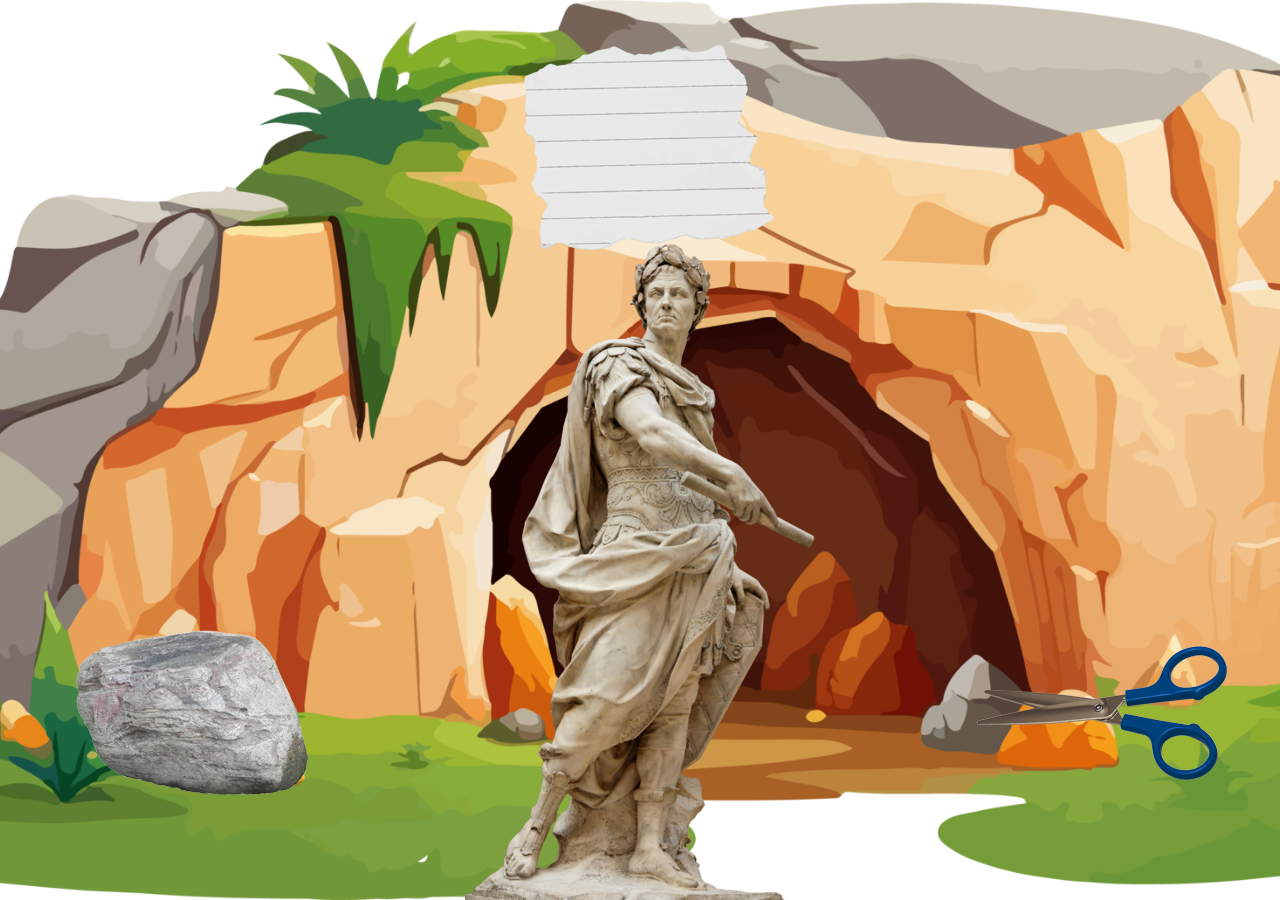
<file: index.html>
<!doctype html>
<html lang="en">

<head>
  <meta charset="utf-8">
  <meta name="viewport" content="width=device-width, initial-scale=1">
  <title>RPS</title>
  <link href="https://cdn.jsdelivr.net/npm/bootstrap@5.3.3/dist/css/bootstrap.min.css" rel="stylesheet"
    integrity="sha384-QWTKZyjpPEjISv5WaRU9OFeRpok6YctnYmDr5pNlyT2bRjXh0JMhjY6hW+ALEwIH" crossorigin="anonymous">
  <link rel="stylesheet" href="css/style.css">
</head>

<body>
  <div id="darkness"></div>
  <div id="background" class="container-fluid text-center">
    <div class="row ">
      <div class="col-3 d-flex justify-content-end ">
        &nbsp;
        <img id="rock" class="rock " src="img/rock.png" alt="">
      </div>
      <div class="col-6 d-flex justify-content-center">
        <div class="col tp">
          &nbsp;
          <img id="paper"  class="paper " src="img/paper.webp" alt="">
        </div>
        <div class="col btm">
    
          <h1 id="nuh">&nbsp;</h1>
          <img  id="enemy" class="enemy " src="img/statue.png" alt="">
          
        </div>
      </div>
      <div class="col-3 d-flex justify-content-start">
        &nbsp;
        <img id="scissor"  class="scissor" src="img/scissor.png" alt="">
      </div>
    </div>
  </div>



  <script src="https://cdn.jsdelivr.net/npm/bootstrap@5.3.3/dist/js/bootstrap.bundle.min.js"
    integrity="sha384-YvpcrYf0tY3lHB60NNkmXc5s9fDVZLESaAA55NDzOxhy9GkcIdslK1eN7N6jIeHz"
    crossorigin="anonymous"></script>
  <script src="js/java.js"></script>
</body>

</html>
</file>
<file: css/style.css>
body {
    height: 100vh;
    overflow: hidden;
}
.container-fluid {
    background: url("../img/cave.jpg") no-repeat center center fixed; 
    background-size: cover;
    height: 100%;
    width: 100%;
    margin: 0 auto;
    background-attachment: fixed;
   
}


.btm {
 width: 100vh;
    position: absolute;
    bottom: 0%;
    
}
.col-3 {
align-self: flex-end ;
margin-bottom: 100px;
}
.rock {
    
    cursor: pointer; 
}
.paper {
    position: absolute;
    top: 5%; 
    cursor: pointer; 
}
.scissor {
    cursor: pointer; 
}
.tp {
    display: flex;
    width: 50%;
    justify-content: center;
}

.row {
    height: 100%;
}
img {
    height: auto;
    width: auto;
}


#myVideo {
    position: fixed;
    right: 0;
    bottom: 0;
    min-width: 100%;
    min-height: 100%;
  }

  .content {
    position: fixed;
    bottom: 0;
    background: rgba(0, 0, 0, 0.5);
    color: #f1f1f1;
    width: 100%;
    padding: 20px;
  }
  #myBtn {
    width: 400px;
    font-size: 18px;
    padding: 10px;
    border: none;
    background: #000;
    color: #fff;
    cursor: pointer;
  }
  #myBtn:hover {
    background: #ddd;
    color: black;
  }

  #circle {
    cursor: pointer; 
}
#darkness {
    position: absolute;
  top: 0;
  left: 0;
  width: 100vh;
  height: 100vh;
  background-color: black;
  opacity: 0;
  pointer-events: none; 
  z-index: 101;
  transition: opacity 1s ease-out, transform 1s ease-out; 
  }
  h1 {
    min-height: 100px;
    color: white;
  }
</file>
